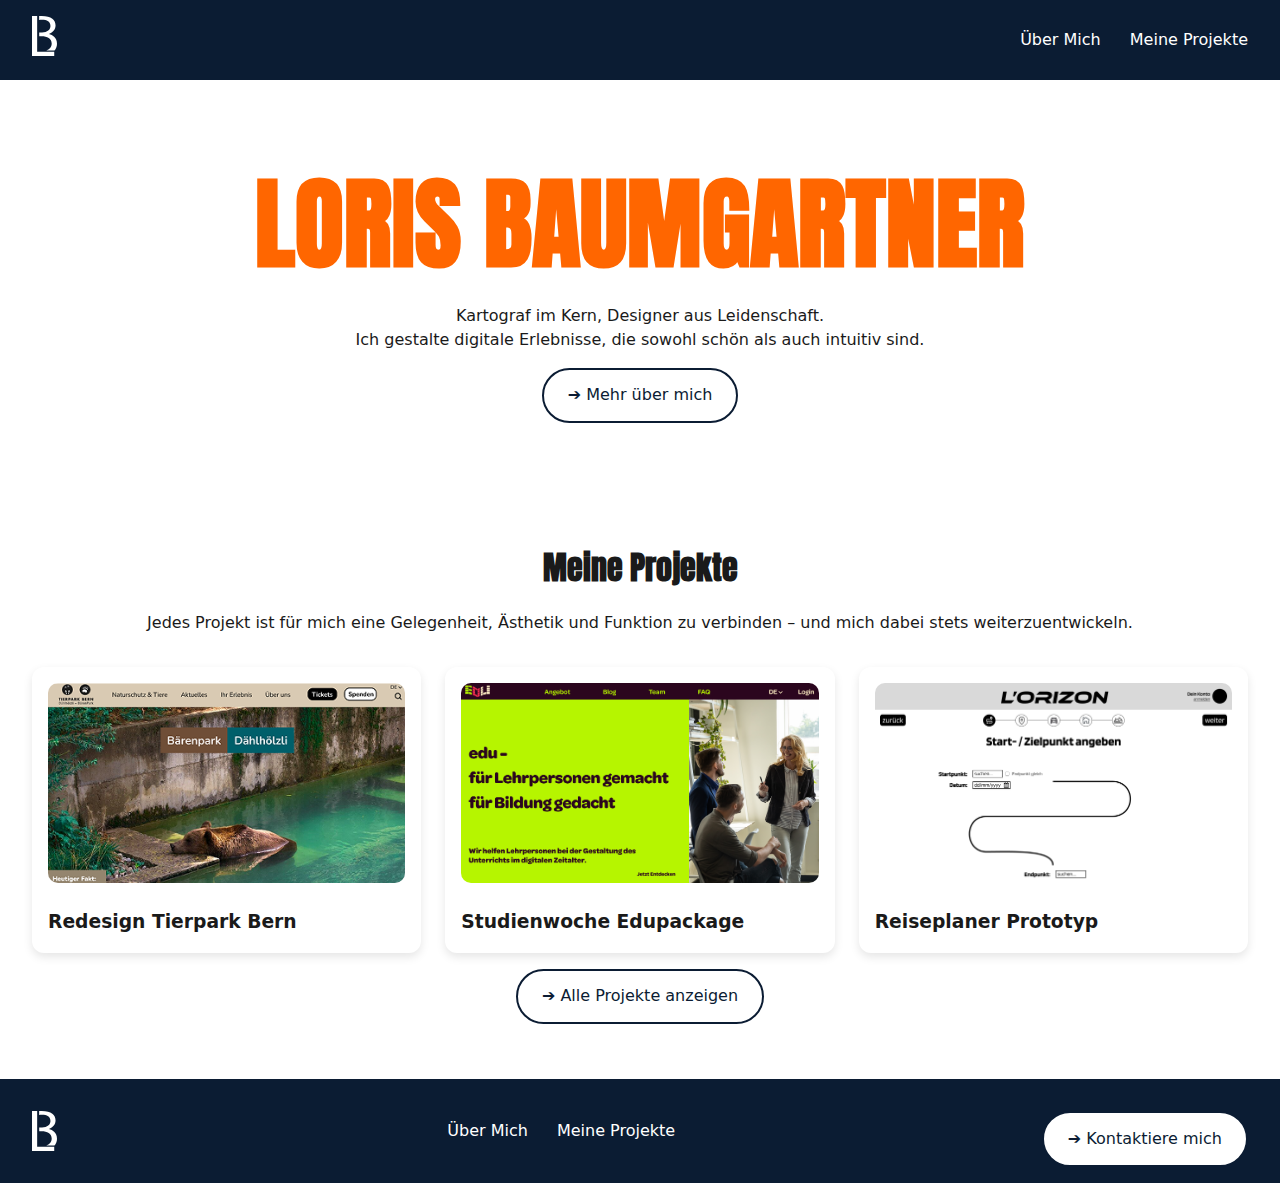
<file: index.html>
<!DOCTYPE html>
<html lang="de">
<head>
  <meta charset="UTF-8">
  <meta name="viewport" content="width=device-width, initial-scale=1.0">
  <title>Loris Baumgartner | Portfolio</title>
  <link rel="stylesheet" href="style.css">
</head>
<body>

  <header>
    <div class="logo">
      <a href="index.html">
        <img src="images/Logo.svg" alt="Logo" class="logo-img">
      </a>
    </div>
    <nav>
      <a href="about.html">Über Mich</a>
      <a href="projects.html">Meine Projekte</a>
    </nav>
  </header>

  <main>
    <section class="hero">
      <h1>Loris Baumgartner</h1>
      <p>Kartograf im Kern, Designer aus Leidenschaft.</p>
      <p>Ich gestalte digitale Erlebnisse, die sowohl schön als auch intuitiv sind.</p>
      <a href="about.html" class="btn"><span>➔ Mehr über mich</span></a>
    </section>

    <section class="projects">
      <h2>Meine Projekte</h2>
      <p>
        Jedes Projekt ist für mich eine Gelegenheit, Ästhetik und Funktion zu verbinden – 
        und mich dabei stets weiterzuentwickeln.
      </p>

      <div class="project-grid">
        <div class="card">
          <img src="images/Tierpark.png" alt="Projekt 1">
          <h3>Redesign Tierpark Bern</h3>
        </div>

        <div class="card">
          <img src="images/Edupackage.png" alt="Projekt 2">
          <h3>Studienwoche Edupackage</h3>
        </div>

        <div class="card">
          <img src="images/Reiseplaner.png" alt="Projekt 3">
          <h3>Reiseplaner Prototyp</h3>
        </div>
      </div>

      <a href="projects.html" class="btn"><span>➔ Alle Projekte anzeigen</span></a>
    </section>
  </main>

  <footer>
    <div class="logo">
      <a href="index.html">
        <img src="images/Logo.svg" alt="Logo" class="logo-img">
      </a>
    </div>
    <nav>
      <a href="about.html">Über Mich</a>
      <a href="projects.html">Meine Projekte</a>
    </nav>
    <a href="mailto:loris.baumgartner@protonmail.com" class="btn"><span>➔ Kontaktiere mich</span></a>
  </footer>

</body>
</html>
</file>
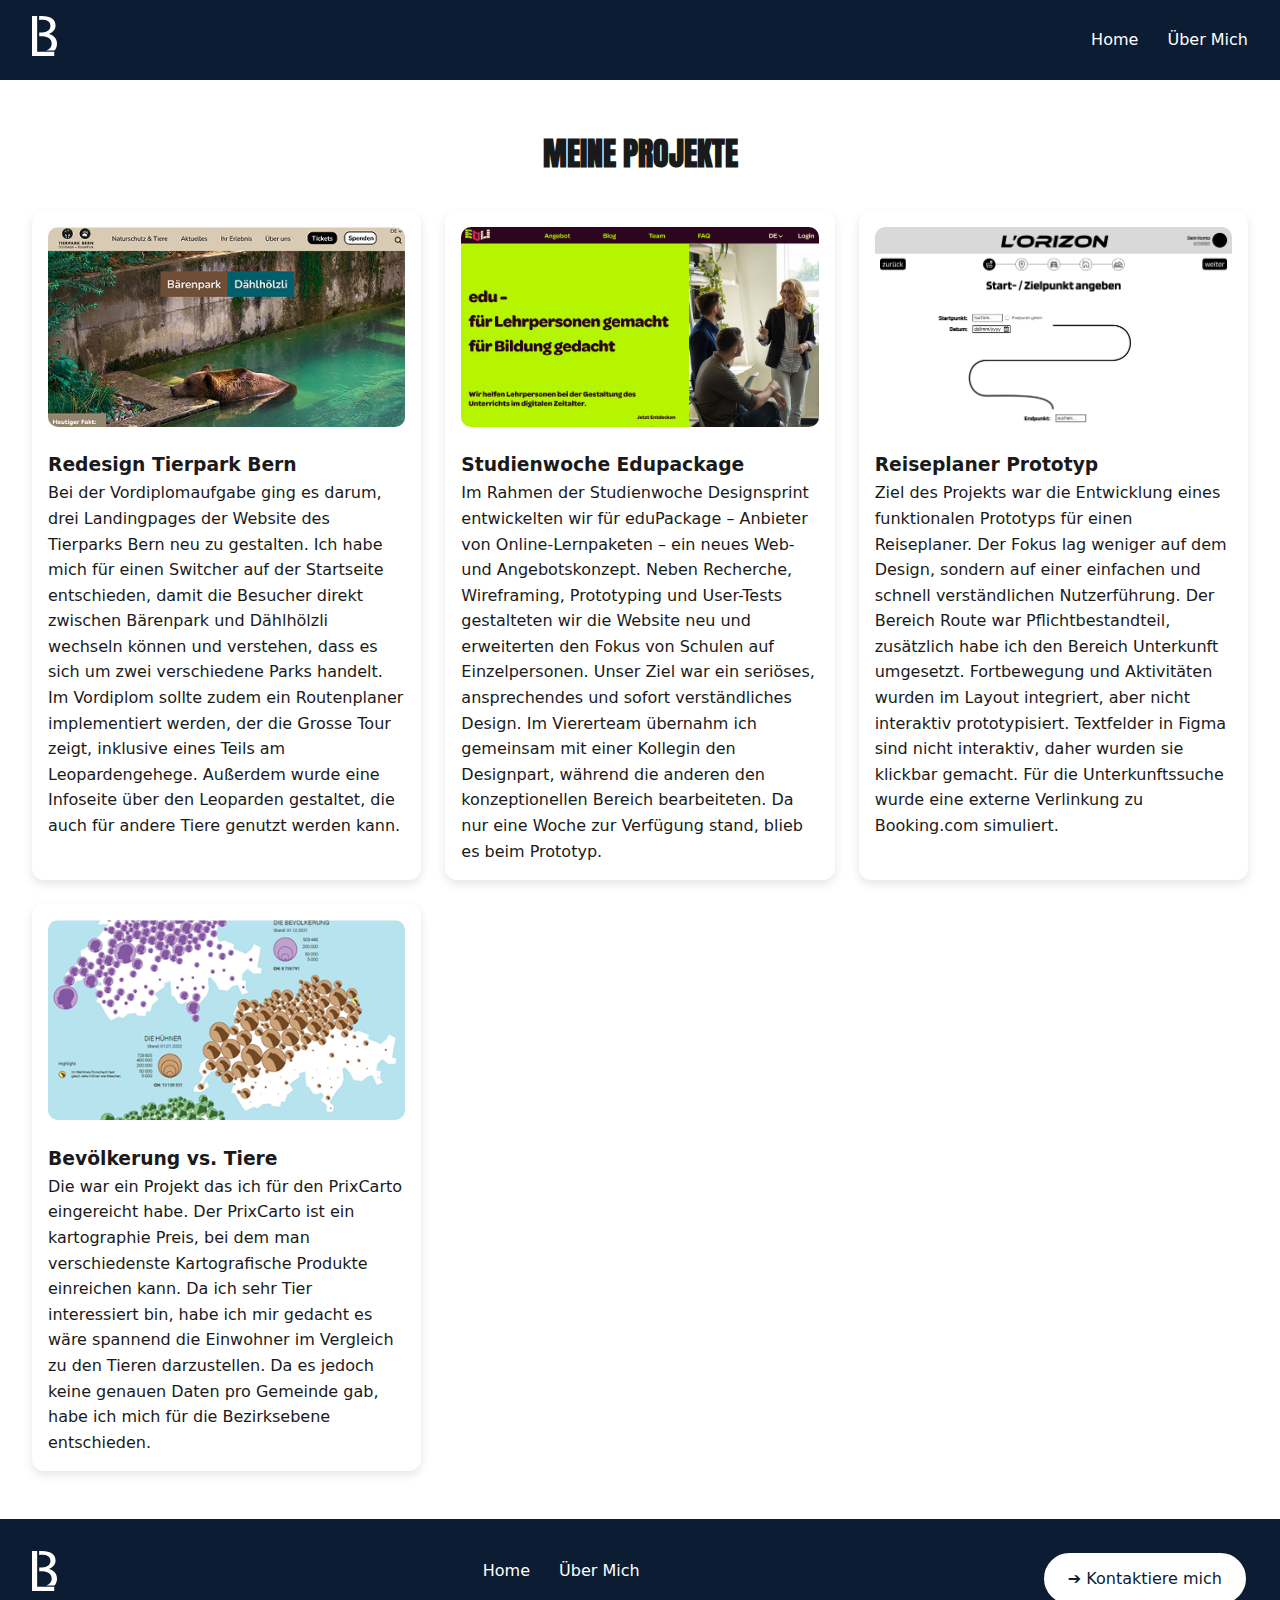
<file: projects.html>
<!DOCTYPE html>
<html lang="de">
<head>
  <meta charset="UTF-8">
  <meta name="viewport" content="width=device-width, initial-scale=1.0">
  <title>Meine Projekte | Loris Baumgartner</title>
  <link rel="stylesheet" href="style.css">
</head>
<body>

  <header>
    <div class="logo">
      <a href="index.html">
        <img src="images/Logo.svg" alt="Logo" class="logo-img">
      </a>
    </div>
    <nav>
      <a href="index.html">Home</a>
      <a href="about.html">Über Mich</a>
    </nav>
  </header>

  <main class="projects-page">
    <h1>Meine Projekte</h1>

    <div class="project-grid">
      <!-- Projekt 1 -->
      <div class="card_detail">
        <a href="https://www.figma.com/proto/Ot9VWqVAdgoH2UAd1PLx85/Vordiplom-Loris?page-id=231%3A590&team_id=1408822635046395661&node-id=231-951&starting-point-node-id=231%3A951&scaling=scale-down&content-scaling=fixed&hide-ui=1&t=pang4T0dFdBtHmzX-8" target="_blank">
          <img src="images/Tierpark.png" alt="Projekt 1">
        </a>
        <h3>Redesign Tierpark Bern</h3>
        <p>
          Bei der Vordiplomaufgabe ging es darum, drei Landingpages der Website des Tierparks Bern neu zu gestalten. 
          Ich habe mich für einen Switcher auf der Startseite entschieden, damit die Besucher direkt zwischen Bärenpark 
          und Dählhölzli wechseln können und verstehen, dass es sich um zwei verschiedene Parks handelt. 
          Im Vordiplom sollte zudem ein Routenplaner implementiert werden, der die Grosse Tour zeigt, inklusive eines Teils am Leopardengehege. 
          Außerdem wurde eine Infoseite über den Leoparden gestaltet, die auch für andere Tiere genutzt werden kann.
        </p>
      </div>

      <!-- Projekt 2 -->
      <div class="card_detail">
        <a href="https://www.figma.com/proto/hE75zDqZohXW3blQX1xcgc/Edu-Package-Gruppe-1?page-id=0%3A1&node-id=1-2&p=f&viewport=203%2C285%2C0.03&t=pJitWcMN5BahAApW-1&scaling=scale-down&content-scaling=fixed&starting-point-node-id=1%3A2" target="_blank">
          <img src="images/Edupackage.png" alt="Projekt 2">
        </a>
        <h3>Studienwoche Edupackage</h3>
        <p>
          Im Rahmen der Studienwoche Designsprint entwickelten wir für eduPackage – Anbieter von Online-Lernpaketen – ein neues Web- und Angebotskonzept. 
          Neben Recherche, Wireframing, Prototyping und User-Tests gestalteten wir die Website neu und erweiterten den Fokus von Schulen auf Einzelpersonen. 
          Unser Ziel war ein seriöses, ansprechendes und sofort verständliches Design. 
          Im Viererteam übernahm ich gemeinsam mit einer Kollegin den Designpart, während die anderen den konzeptionellen Bereich bearbeiteten. 
          Da nur eine Woche zur Verfügung stand, blieb es beim Prototyp.
        </p>
      </div>

      <!-- Projekt 3 -->
      <div class="card_detail">
        <a href="https://www.figma.com/proto/HEeCgOA2SZxwQwdrhAh2b7/Reiseplaner?page-id=0%3A1&node-id=1-2&p=f&viewport=76%2C289%2C0.03&t=9KzIGKGcqxe5fEMV-1&scaling=scale-down&content-scaling=fixed&starting-point-node-id=1%3A2" target="_blank">
          <img src="images/Reiseplaner.png" alt="Projekt 3">
        </a>
        <h3>Reiseplaner Prototyp</h3>
        <p>
          Ziel des Projekts war die Entwicklung eines funktionalen Prototyps für einen Reiseplaner. 
          Der Fokus lag weniger auf dem Design, sondern auf einer einfachen und schnell verständlichen Nutzerführung. 
          Der Bereich Route war Pflichtbestandteil, zusätzlich habe ich den Bereich Unterkunft umgesetzt. 
          Fortbewegung und Aktivitäten wurden im Layout integriert, aber nicht interaktiv prototypisiert. 
          Textfelder in Figma sind nicht interaktiv, daher wurden sie klickbar gemacht. 
          Für die Unterkunftssuche wurde eine externe Verlinkung zu Booking.com simuliert.
        </p>
      </div>

            <!-- Projekt 4 -->
      <div class="card_detail">
        <a href="/files/02_Prixcarto.pdf" target="_blank">
          <img src="images/MenschTier.png" alt="Projekt 4">
        </a>
        <h3>Bevölkerung vs. Tiere</h3>
        <p>
          Die war ein Projekt das ich für den PrixCarto eingereicht habe. Der PrixCarto ist ein kartographie Preis, bei dem man verschiedenste Kartografische Produkte einreichen kann. Da ich sehr Tier interessiert bin, habe ich mir gedacht es wäre spannend die Einwohner im Vergleich zu den Tieren darzustellen. Da es jedoch keine genauen Daten pro Gemeinde gab, habe ich mich für die Bezirksebene entschieden. 
        </p>
      </div>

    </div>
  </main>

  <footer>
    <div class="logo">
      <a href="index.html">
        <img src="images/Logo.svg" alt="Logo" class="logo-img">
      </a>
    </div>
    <nav>
      <a href="index.html">Home</a>
      <a href="about.html">Über Mich</a>
    </nav>
    <a href="mailto:loris.baumgartner@protonmail.com" class="btn"><span>➔ Kontaktiere mich</span></a>
  </footer>

</body>
</html>
</file>
<file: style.css>
@font-face {
  font-family: 'Anton';
  src: url('fonts/Anton-Regular.otf') format('opentype');
  font-weight: normal;
  font-style: normal;
}

* {
  margin: 0;
  padding: 0;
  box-sizing: border-box;
}

body {
  font-family: system-ui, sans-serif;
  line-height: 1.6;
  color: #1a1a1a;
}

h1 {
  font-family: 'Anton', sans-serif;
  line-height: 1.6;
  color: #1a1a1a;
  text-transform: uppercase;
}

h2 {
  font-family: 'Anton', sans-serif;
  line-height: 1.6;
  color: #1a1a1a;
}

/* Header */
header {
  background: #0b1c33;
  color: white;
  display: flex;
  justify-content: space-between;
  align-items: center;
  padding: 1rem 2rem;
}

.logo-img {
  height: 40px;
  width: auto;
}

header nav a {
  color: white;
  margin-left: 1.5rem;
  text-decoration: none;
  font-weight: 500;
}

header nav a:hover {
  text-decoration: underline;
}

/* Hero */
.hero {
  padding: 4rem 2rem;
  text-align: center;
}

.hero h1 {
  font-size: 100px;
  color:#ff6600;
}

.hero p {
line-height: 1.5;
}

/* Buttons */
.btn {
  display: inline-block;
  margin-top: 1rem;
  padding: 0.8rem 1.5rem;
  border-radius: 999px;
  border: 2px solid #0b1c33;
  background: white;
  color: #0b1c33;
  text-decoration: none;
  font-weight: 500;
  position: relative;
  overflow: hidden;
  transition: border-color 0.3s ease;
}

.btn::before {
  content: '';
  position: absolute;
  top: 0;
  right: 100%;
  width: 100%;
  height: 100%;
  background: #ff6600;
  z-index: 0; 
  transition: right 0.3s ease;
}

.btn:hover::before {
  right: 0; 
}

.btn span {
  position: relative; 
  z-index: 1;         
  transition: color 0.3s ease;
}

.btn:hover span {
  color: white; 
}


/* Projekte */
.projects, .projects-page {
  padding: 3rem 2rem;
  text-align: center;
}

.projects h2, .projects-page h1 {
  font-size: 2rem;
  margin-bottom: 1rem;
}

.project-grid {
  display: grid;
  grid-template-columns: 1fr 1fr 1fr;
  gap: 1.5rem;
  margin-top: 2rem;
}

.card {
  background: white;
  border-radius: 12px;
  box-shadow: 0 4px 10px rgba(0,0,0,0.1);
  padding: 1rem;
  text-align: left;
}

.card img {
  width: 100%;       
  height: 200px;      
  object-fit: cover;  
  object-position: top; 
  border-radius: 10px;
  margin-bottom: 1rem;
}

.card_detail {
  background: white;
  border-radius: 12px;
  box-shadow: 0 4px 10px rgba(0,0,0,0.1);
  padding: 1rem;
  text-align: left;
}

.card_detail img {
  width: 100%;       
  height: 200px;      
  object-fit: cover;  
  object-position: top; 
  border-radius: 10px;
  margin-bottom: 1rem;
}

.card_detail:hover {
background: #e0e0e0;
}

.about {
  padding: 3rem 2rem;    
}

.about h1 {
  text-align: center;    
  margin-bottom: 3rem;     
}

.about-wrapper {
  display: flex;
  align-items: flex-start; 
  gap: 2rem; 
  flex-wrap: wrap; 
}

.profile-img {
  width: 250px;
  height: auto;
  border-radius: 10px; 
  object-fit: cover;
}

.about-content {
  flex: 1; 
}

.about-header h3 {
  margin: 0;
  display: inline-block;
  transform-origin: bottom;        
  transition: transform 0.15s ease; 
  color: #0b1c33;
}

.about-header:hover h3 {
  transform: scaleY(2);
  color: #ff6600; 
}

.about-content p {
  margin-bottom: 1rem;     
}

footer {
  background: #0b1c33;
  color: white;
  display: flex;
  justify-content: space-between;
  align-items: center;
  padding: 1rem 2rem;
  flex-wrap: wrap;
}

footer .logo {
  height: 40px;
  width: auto;
}

footer nav a {
  color: white;
  margin-left: 1.5rem;
  text-decoration: none;
}

@media (max-width: 768px) {
  .hero h1 {
    font-size: 3rem;
  }

  header, footer {
    flex-direction: column;
    text-align: center;
  }

  header nav, footer nav {
    margin: 0.5rem 0;
  }

  .about-wrapper {
    flex-direction: column; 
    align-items: center;
    text-align: center;
  }

  .profile-img {
    width: 180px;
  }

  .about-content {
    text-align: center;
  }

  .project-grid {
    grid-template-columns: 1fr;
  }
}

@media (max-width: 1024px) {
  .project-grid {
    grid-template-columns: repeat(2, 1fr); 
    gap: 1rem;
  }
}

@media (max-width: 600px) {
  .project-grid {
    grid-template-columns: 1fr;
  }
}
</file>
